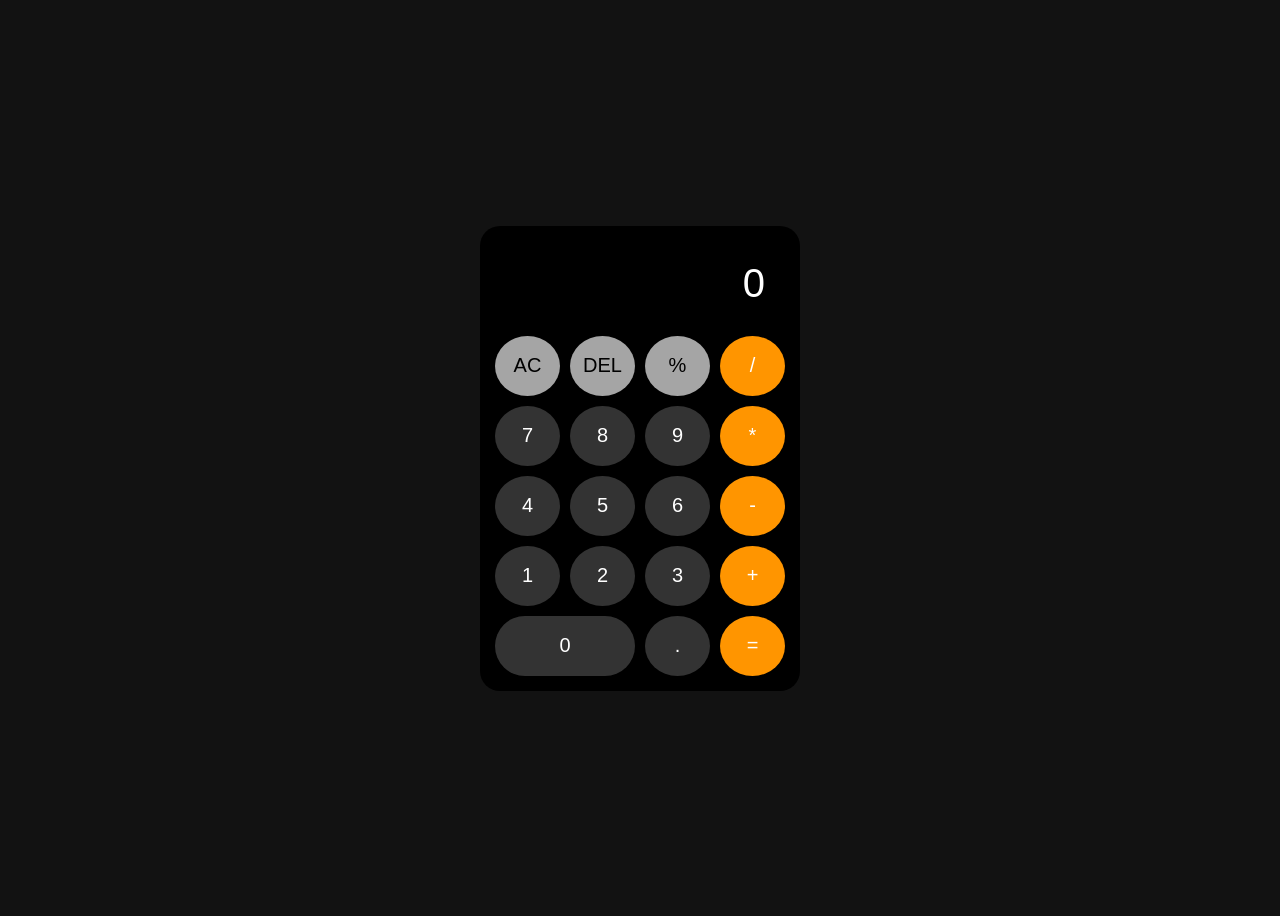
<file: calculator/index.html>
<!--Kindly do not modify the HTML structure. -->
<!-- Add the necessary HTML attributes and event handlers like onclick, etc. to complete the calculator functionality -->

<!DOCTYPE html>
<html lang="en">
  <head>
    <meta charset="UTF-8" />
    <meta name="viewport" content="width=device-width, initial-scale=1.0" />
    <title>Calculator</title>
    <link rel="stylesheet" href="styles.css" />
  </head>
  <body>
    <div class="calculator">
      <div class="calculator-display">
        <div id="display" class="display">0</div>
      </div>
      <div class="calculator-buttons">
        <button class="button gray" onclick="clearDisplay()">AC</button>
        <button class="button gray" onclick="deleteLast()">DEL</button>
        <button class="button gray" onclick="appendOperator('%')">%</button>
        <button class="button orange" onclick="appendOperator('/')">/</button>

        <button class="button" onclick="appendNumber('7')">7</button>
        <button class="button" onclick="appendNumber('8')">8</button>
        <button class="button" onclick="appendNumber('9')">9</button>
        <button class="button orange" onclick="appendOperator('*')">*</button>

        <button class="button" onclick="appendNumber('4')">4</button>
        <button class="button" onclick="appendNumber('5')">5</button>
        <button class="button" onclick="appendNumber('6')">6</button>
        <button class="button orange" onclick="appendOperator('-')">-</button>

        <button class="button" onclick="appendNumber('1')">1</button>
        <button class="button" onclick="appendNumber('2')">2</button>
        <button class="button" onclick="appendNumber('3')">3</button>
        <button class="button orange" onclick="appendOperator('+')">+</button>

        <button class="button large-button" onclick="appendNumber('0')">
          0
        </button>
        <button class="button" onclick="appendNumber('.')">.</button>
        <button class="button orange" onclick="calculateResult()">=</button>
      </div>
    </div>
    <script src="script.js"></script>
  </body>
</html>
</file>
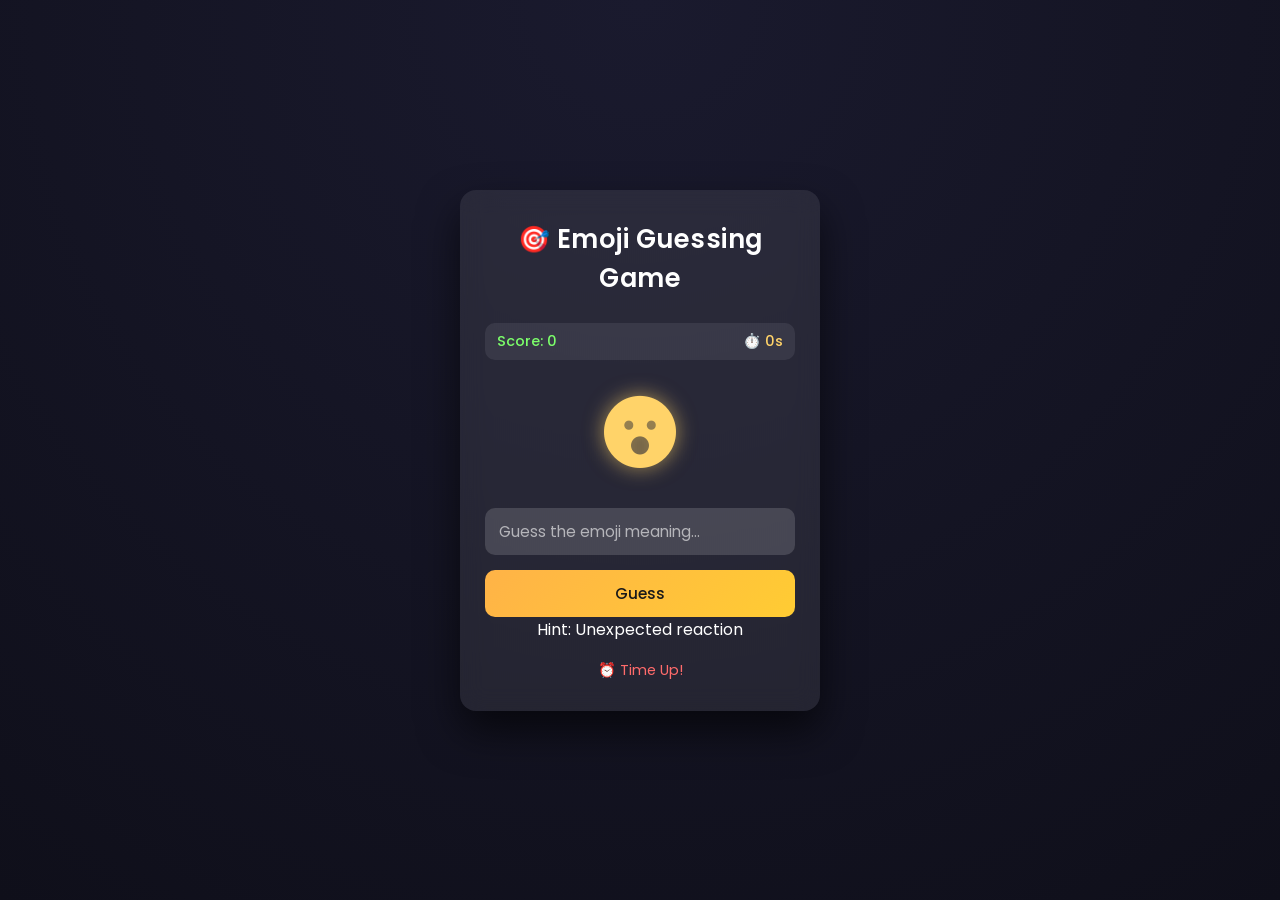
<file: Emoji Guessing Game/index.html>
<!DOCTYPE html>
<html lang="en">
  <head>
    <meta charset="UTF-8" />
    <meta name="viewport" content="width=device-width, initial-scale=1.0" />
    <title>Emoji Guessing Game</title>

    <!-- Font Awesome -->
    <link
      rel="stylesheet"
      href="https://cdnjs.cloudflare.com/ajax/libs/font-awesome/6.5.1/css/all.min.css"
    />

    <link rel="stylesheet" href="styles.css" />
  </head>
  <body>
    <div class="game-container">
      <h1>🎯 Emoji Guessing Game</h1>
      <div class="top-bar">
        <span id="score">Score: 0</span>
        <span id="timer">⏱️ 5s</span>
      </div>

      <div id="gameUI">
        <div class="emoji-box">
          <i id="emojiIcon" class="fa-solid"></i>
        </div>

        <input
          type="text"
          id="guessInput"
          placeholder="Guess the emoji meaning..."
          autocomplete="off"
        />

        <button id="submitBtn">Guess</button>

        <p id="hint-text"></p>
        <p id="message"></p>
      </div>

      <div id="resultScreen" class="result-screen hidden">
        <h2>🎉 Game Over</h2>
        <p id="finalScore"></p>
        <button class="playAgain">Play Again</button>
      </div>
    </div>

    <script src="emojiGame.js"></script>
  </body>
</html>
</file>
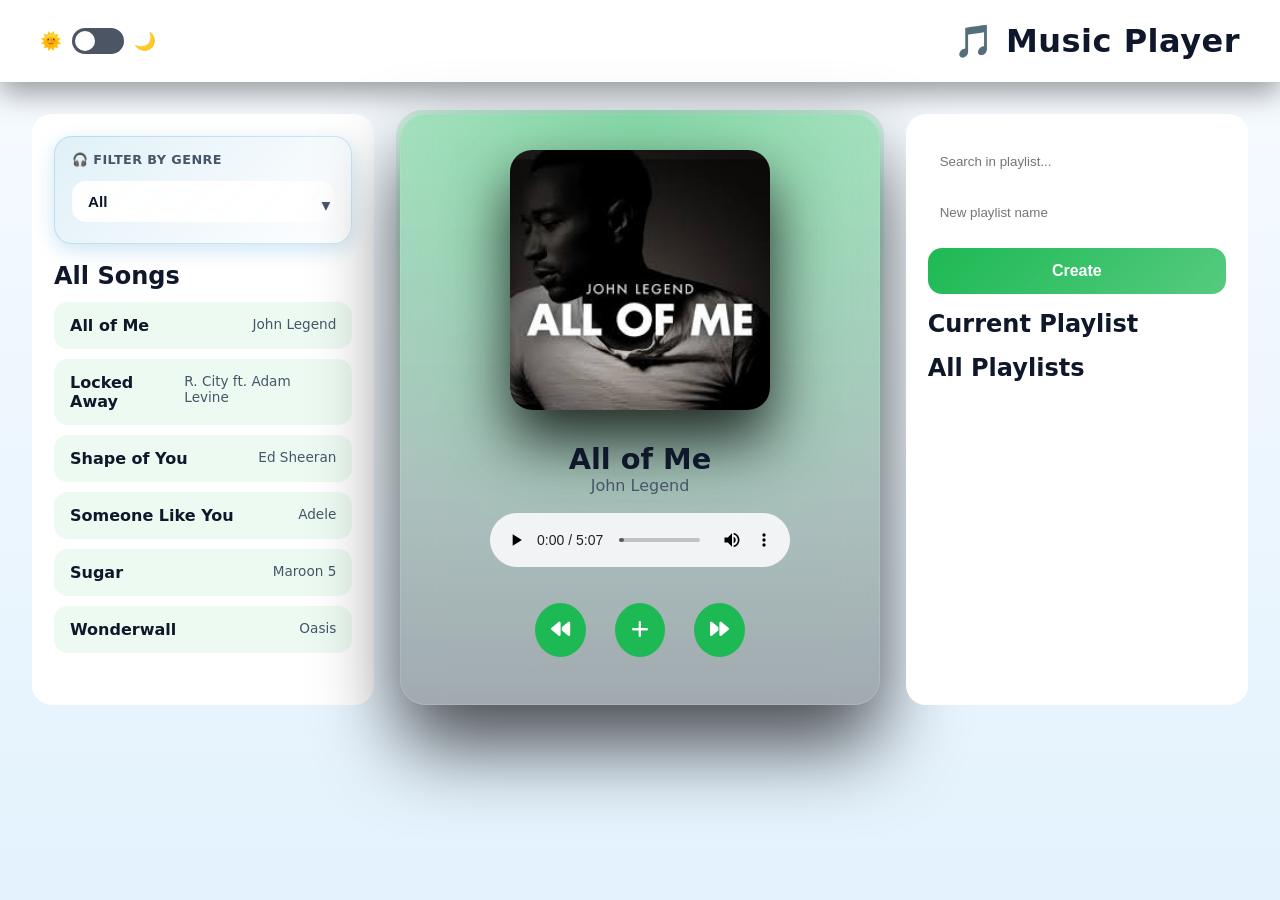
<file: Music Player/index.html>
<!DOCTYPE html>
<html lang="en">
  <head>
    <meta charset="UTF-8" />
    <meta name="viewport" content="width=device-width, initial-scale=1.0" />
    <title>Music Player</title>

    <!-- Main CSS File -->
    <link rel="stylesheet" href="./index.css" />

    <!-- Font Awesome Icons -->
    <link
      rel="stylesheet"
      href="https://cdnjs.cloudflare.com/ajax/libs/font-awesome/6.6.0/css/all.min.css"
    />
  </head>

  <body data-theme="light">
    <!-- ================= HEADER ================= -->
    <header class="app-header">
      <!-- Theme Toggle -->
      <div class="theme-toggle">
        <span>🌞</span>
        <label class="switch">
          <input type="checkbox" id="theme-switch" />
          <span class="slider"></span>
        </label>
        <span>🌙</span>
      </div>

      <!-- App Title -->
      <h1 class="app-title">🎵 Music Player</h1>
    </header>

    <!-- ================= MAIN CONTENT ================= -->
    <main class="app-container">
      <!-- ===== SONG LIBRARY ===== -->
      <section class="song-library">
        <!-- Genre Filter -->
        <div class="genre-filter">
          <label for="genre-select">🎧 Filter by Genre</label>
          <select id="genre-select">
            <option value="all">All</option>
            <option value="pop">Pop</option>
            <option value="rock">Rock</option>
            <option value="classical">Classical</option>
          </select>
        </div>

        <!-- All Songs List -->
        <h2>All Songs</h2>
        <div class="songs-list">
          <!-- Songs rendered using JavaScript -->
        </div>
      </section>

      <!-- ===== PLAYER CARD ===== -->
      <section class="player-card">
        <!-- Song Info -->
        <img id="song-img" alt="Song cover" />
        <h2 id="song-title">Song Title</h2>
        <p id="song-artist">Artist Name</p>

        <!-- Audio Player -->
        <audio id="audio-player" controls></audio>

        <!-- Player Controls -->
        <div class="player-controls">
          <button id="prev-btn" title="Previous">
            <i class="fa fa-backward"></i>
          </button>

          <button id="add-playlist-btn" title="Add to Playlist">
            <i class="fa fa-plus"></i>
          </button>

          <button id="next-btn" title="Next">
            <i class="fa fa-forward"></i>
          </button>
        </div>
      </section>

      <!-- ===== PLAYLIST PANEL ===== -->
      <section class="playlist-panel">
        <!-- Search Playlist -->
        <input
          type="text"
          id="search-playlist"
          placeholder="Search in playlist..."
        />

        <!-- Create Playlist -->
        <input
          type="text"
          id="new-playlist-name"
          placeholder="New playlist name"
        />
        <button id="create-playlist-btn">Create</button>

        <!-- Current Playlist -->
        <h2>Current Playlist</h2>
        <div class="current-playlist"></div>

        <!-- All Playlists -->
        <h2>All Playlists</h2>
        <div class="all-playlists"></div>
      </section>
    </main>

    <!-- Main JavaScript -->
    <script src="./script.js"></script>
  </body>
</html>
</file>
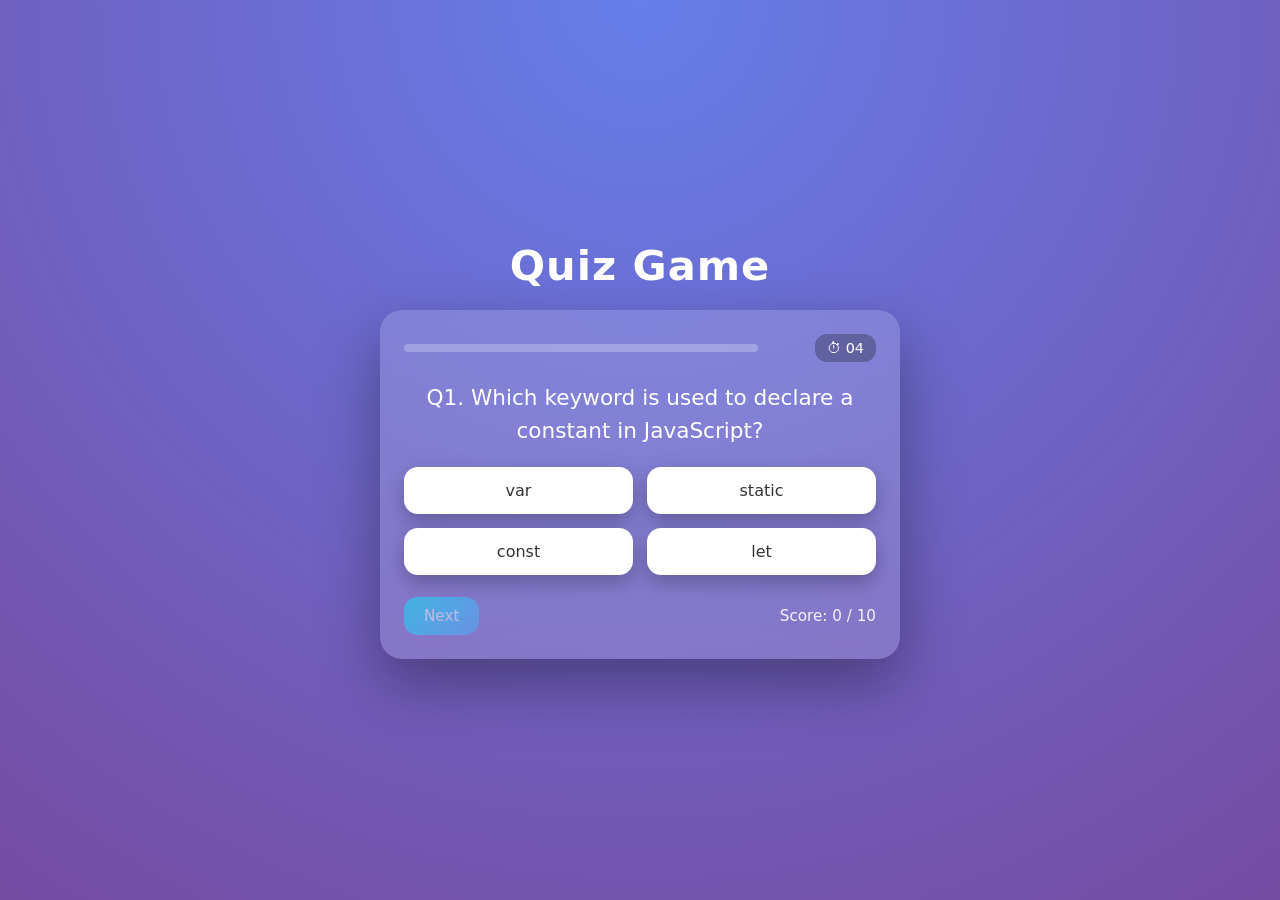
<file: Quiz Game App/index.html>
<!DOCTYPE html>
<html lang="en">
  <head>
    <meta charset="UTF-8" />
    <meta name="viewport" content="width=device-width, initial-scale=1.0" />
    <title>Quiz Game</title>
    <link rel="stylesheet" href="styles.css" />
  </head>
  <body>
    <h1>Quiz Game</h1>

    <div class="quiz-card">
      <div class="top-bar">
        <div class="progress">
          <div class="progress-bar" id="progressBar"></div>
        </div>
        <div class="timer" id="timer">⏱ 15s</div>
      </div>

      <div id="question"></div>
      <div id="options"></div>

      <div class="bottom-bar">
        <button id="nextBtn">Next</button>
        <div id="score"></div>
      </div>
    </div>
    <script src="quiz1.js"></script>
  </body>
</html>
</file>
<file: calculator/styles.css>
/* TODO: Implement the CSS styles for the calculator
   Your task is to style the calculator to match the design in the image.
   You'll need to style the body, calculator container, display, buttons, and other elements.
   Use appropriate colors, sizes, and layouts to create a visually appealing calculator.
  
   Have fun styling your calculator app!
*/

* {
  box-sizing: border-box;
  font-family: Arial, sans-serif;
}

body {
  background: #121212;
  display: flex;
  justify-content: center;
  align-items: center;
  height: 100vh;
}

.calculator {
  width: 320px;
  background: #000;
  border-radius: 20px;
  padding: 15px;
}

.calculator-display {
  background: #000;
  color: white;
  font-size: 40px;
  text-align: right;
  padding: 20px;
  border-radius: 10px;
  margin-bottom: 10px;
}

.calculator-buttons {
  display: grid;
  grid-template-columns: repeat(4, 1fr);
  gap: 10px;
}

.button {
  height: 60px;
  border-radius: 50%;
  font-size: 20px;
  border: none;
  cursor: pointer;
}

.gray {
  background: #a5a5a5;
}

.orange {
  background: #ff9500;
  color: white;
}

.button:not(.orange):not(.gray) {
  background: #333;
  color: white;
}

.large-button {
  grid-column: span 2;
  border-radius: 30px;
}
</file>
<file: Emoji Guessing Game/styles.css>
/* Google Font */
@import url("https://fonts.googleapis.com/css2?family=Poppins:wght@300;400;500;600&display=swap");

/* Reset */
* {
  margin: 0;
  padding: 0;
  box-sizing: border-box;
  font-family: "Poppins", sans-serif;
}

/* Body Styling */
body {
  min-height: 100vh;
  display: flex;
  justify-content: center;
  align-items: center;
  background: radial-gradient(circle at top, #1a1a2e, #0f0f1a);
  color: #fff;
}

/* Main Card */
.game-container {
  width: 360px;
  padding: 30px 25px;
  text-align: center;
  border-radius: 16px;
  background: rgba(255, 255, 255, 0.08);
  backdrop-filter: blur(12px);
  box-shadow: 0 20px 40px rgba(0, 0, 0, 0.6);
}

/* Title */
.game-container h1 {
  font-size: 1.6rem;
  font-weight: 600;
  margin-bottom: 25px;
  letter-spacing: 0.5px;
}
.top-bar {
  display: flex;
  justify-content: space-between;
  align-items: center;
  margin-bottom: 20px;
  padding: 8px 12px;
  border-radius: 10px;
  background: rgba(255, 255, 255, 0.08);
  font-size: 0.9rem;
  font-weight: 500;
}

#score {
  color: #7cff6b;
}

#timer {
  color: #ffd369;
}

/* Emoji Box */
.emoji-box {
  font-size: 4.5rem;
  margin-bottom: 20px;
}

.emoji-box i {
  color: #ffd369;
  text-shadow: 0 0 20px rgba(255, 211, 105, 0.6);
}
.timer {
  margin-bottom: 15px;
  font-weight: 500;
  letter-spacing: 0.5px;
}

.result-screen {
  text-align: center;
}

.result-screen h2 {
  margin-bottom: 10px;
}

.result-screen button {
  margin-top: 15px;
  padding: 10px 16px;
  border-radius: 8px;
  border: none;
  cursor: pointer;
  background: linear-gradient(135deg, #7cff6b, #4caf50);
  color: #1a1a1a;
  font-weight: 500;
}

.hidden {
  display: none;
}

/* Input */
#guessInput {
  width: 100%;
  padding: 12px 14px;
  border-radius: 10px;
  border: none;
  outline: none;
  margin-bottom: 15px;
  font-size: 0.95rem;
  background: rgba(255, 255, 255, 0.15);
  color: #fff;
}

#guessInput::placeholder {
  color: rgba(255, 255, 255, 0.6);
}

/* Button */
#submitBtn {
  width: 100%;
  padding: 12px;
  border-radius: 10px;
  border: none;
  cursor: pointer;
  font-size: 0.95rem;
  font-weight: 500;
  background: linear-gradient(135deg, #ffb347, #ffcc33);
  color: #1a1a1a;
  transition: transform 0.2s ease, box-shadow 0.2s ease;
}

#submitBtn:hover {
  transform: translateY(-2px);
  box-shadow: 0 8px 20px rgba(255, 204, 51, 0.4);
}

/* Message */
#message {
  margin-top: 18px;
  font-size: 0.9rem;
  min-height: 20px;
}

/* Success & Error States (JS will add classes) */
.success {
  color: #7cff6b;
}

.error {
  color: #ff6b6b;
}

/* Responsive */
@media (max-width: 400px) {
  .game-container {
    width: 90%;
  }
}
</file>
<file: Music Player/index.css>
/* =====================================================
   RESET
   ===================================================== */
* {
  margin: 0;
  padding: 0;
  box-sizing: border-box;
}

/* =====================================================
   THEME VARIABLES
   ===================================================== */

/* 🌙 DARK MODE — Spotify vibe */
[data-theme="dark"] {
  --bg-main: linear-gradient(180deg, #121212, #000000);
  --card-bg: rgba(255, 255, 255, 0.06);
  --text-main: #ffffff;
  --text-muted: #b3b3b3;
  --accent: #1db954;
  --song-bg: rgba(255, 255, 255, 0.05);
  --song-hover: rgba(29, 185, 84, 0.2);
}

/* 🌞 LIGHT MODE — Gaana / Apple vibe */
[data-theme="light"] {
  --bg-main: linear-gradient(180deg, #f7fbff, #e3f2fd);
  --card-bg: #ffffff;
  --text-main: #0f172a;
  --text-muted: #475569;
  --accent: #1db954;
  --song-bg: rgba(29, 185, 84, 0.08);
  --song-hover: rgba(29, 185, 84, 0.18);
}

/* =====================================================
   BODY
   ===================================================== */
body {
  font-family: "Inter", system-ui, sans-serif;
  background: var(--bg-main);
  color: var(--text-main);
  min-height: 100vh;
  transition: background 0.4s ease;
}

/* =====================================================
   HEADER
   ===================================================== */
.app-header {
  display: flex;
  justify-content: space-between;
  align-items: center;
  padding: 22px 40px;
  background: var(--card-bg);
  backdrop-filter: blur(14px);
  box-shadow: 0 10px 30px rgba(0, 0, 0, 0.4);
}

.app-title {
  font-size: 2rem;
  font-weight: 800;
  letter-spacing: 0.5px;
}

/* =====================================================
   THEME TOGGLE (PREMIUM)
   ===================================================== */
.theme-toggle {
  display: flex;
  align-items: center;
  gap: 10px;
  font-size: 1.1rem;
}

.switch {
  position: relative;
  width: 52px;
  height: 26px;
}

.switch input {
  opacity: 0;
}

.slider {
  position: absolute;
  inset: 0;
  background: #4b5563;
  border-radius: 40px;
  cursor: pointer;
  transition: background 0.3s ease;
}

.slider::before {
  content: "";
  position: absolute;
  height: 20px;
  width: 20px;
  left: 3px;
  bottom: 3px;
  background: white;
  border-radius: 50%;
  transition: transform 0.3s ease;
}

.switch input:checked + .slider {
  background: var(--accent);
}

.switch input:checked + .slider::before {
  transform: translateX(26px);
}

/* =====================================================
   LAYOUT
   ===================================================== */
.app-container {
  display: grid;
  grid-template-columns: 1fr 1.4fr 1fr;
  gap: 26px;
  padding: 32px;
}

/* =====================================================
   CARDS
   ===================================================== */
.song-library,
.playlist-panel {
  background: var(--card-bg);
  border-radius: 20px;
  padding: 22px;
  backdrop-filter: blur(18px);
}

/* =====================================================
   SONG LIST
   ===================================================== */
.songs-list {
  margin-top: 12px;
}

.song-item {
  display: flex;
  justify-content: space-between;
  background: var(--song-bg);
  padding: 14px 16px;
  border-radius: 14px;
  margin-bottom: 10px;
  cursor: pointer;
  transition: all 0.25s ease;
}

.song-item h3 {
  font-size: 1rem;
  font-weight: 600;
}

.song-item p {
  font-size: 0.85rem;
  color: var(--text-muted);
}

.song-item:hover {
  background: var(--song-hover);
  transform: translateX(6px);
}

/* Active song */
.song-item.active {
  background: linear-gradient(135deg, var(--accent), rgba(29, 185, 84, 0.7));
  color: white;
  font-weight: 700;
}
/* ================= GENRE FILTER ================= */
.genre-filter {
  position: relative;
  padding: 16px 18px;
  border-radius: 18px;
  margin-bottom: 18px;
  transition: all 0.3s ease;
}

/* DARK THEME BACKGROUND */
[data-theme="dark"] .genre-filter {
  background: linear-gradient(
    135deg,
    rgba(255, 255, 255, 0.08),
    rgba(255, 255, 255, 0.02)
  );
  box-shadow: inset 0 0 0 1px rgba(255, 255, 255, 0.08),
    0 8px 24px rgba(0, 0, 0, 0.6);
}

/* LIGHT THEME BACKGROUND */
[data-theme="light"] .genre-filter {
  background: linear-gradient(
    135deg,
    rgba(2, 132, 199, 0.12),
    rgba(255, 255, 255, 0.9)
  );
  box-shadow: inset 0 0 0 1px rgba(2, 132, 199, 0.18),
    0 6px 20px rgba(2, 132, 199, 0.2);
}

/* Label */
.genre-filter label {
  display: block;
  font-size: 0.8rem;
  font-weight: 700;
  letter-spacing: 0.4px;
  margin-bottom: 8px;
  color: var(--text-muted);
  text-transform: uppercase;
}

/* Select Dropdown */
.genre-filter select {
  width: 100%;
  padding: 12px 16px;
  border-radius: 14px;
  border: none;
  outline: none;
  font-size: 0.95rem;
  font-weight: 600;
  cursor: pointer;
  appearance: none;
  transition: all 0.25s ease;
}

/* Select background per theme */
[data-theme="dark"] .genre-filter select {
  background: rgba(255, 255, 255, 0.12);
  color: var(--text-main);
}

[data-theme="light"] .genre-filter select {
  background: rgba(255, 255, 255, 0.95);
  color: #0f172a;
}

/* Custom Arrow */
.genre-filter::after {
  content: "▾";
  position: absolute;
  right: 22px;
  top: 55%;
  font-size: 1.1rem;
  color: var(--text-muted);
  pointer-events: none;
}

/* Hover Effect */
.genre-filter:hover {
  transform: translateY(-2px);
}

/* Hover Select */
.genre-filter select:hover {
  background: var(--song-hover);
}

/* Focus State */
.genre-filter select:focus {
  box-shadow: 0 0 0 3px rgba(29, 185, 84, 0.4);
}

/* =====================================================
   PLAYER CARD (HERO SECTION)
   ===================================================== */
.player-card {
  position: relative;
  text-align: center;
  padding: 36px 28px;
  border-radius: 26px;
  background: linear-gradient(
    180deg,
    rgba(29, 185, 84, 0.25),
    rgba(0, 0, 0, 0.3)
  );
  backdrop-filter: blur(20px);
  box-shadow: 0 40px 80px rgba(0, 0, 0, 0.7),
    inset 0 0 0 1px rgba(255, 255, 255, 0.12);
}

/* Glow */
.player-card::before {
  content: "";
  position: absolute;
  inset: -4px;
  border-radius: inherit;
  background: radial-gradient(
    circle at top,
    rgba(29, 185, 84, 0.7),
    transparent 70%
  );
  opacity: 0.5;
  z-index: -1;
}

/* Album Art */
.player-card img {
  width: 260px;
  height: 260px;
  border-radius: 22px;
  object-fit: cover;
  margin-bottom: 18px;
  box-shadow: 0 30px 60px rgba(0, 0, 0, 0.8);
  transition: transform 0.35s ease;
}

.player-card img:hover {
  transform: scale(1.06) rotate(1deg);
}

/* Song title */
#song-title {
  font-size: 1.8rem;
  font-weight: 800;
  margin-top: 10px;
}

/* Artist */
#song-artist {
  font-size: 1rem;
  color: var(--text-muted);
  margin-bottom: 18px;
}

/* ================= DELETE ICON ================= */
.remove-btn {
  background: transparent;
  border: none;
  cursor: pointer;
  padding: 6px;
  border-radius: 50%;
  color: var(--text-muted);
  transition: all 0.2s ease;
}

.remove-btn i {
  font-size: 0.95rem;
}

/* Hover effect */
.remove-btn:hover {
  color: #ef4444; /* red */
  background: rgba(239, 68, 68, 0.15);
  transform: scale(1.15);
}

/* Active click */
.remove-btn:active {
  transform: scale(1);
}

/* =====================================================
   PLAYER CONTROLS
   ===================================================== */
.player-controls {
  margin-top: 20px;
}

.player-controls button {
  background: var(--accent);
  border: none;
  color: #ffffff;
  padding: 16px;
  margin: 12px;
  border-radius: 50%;
  font-size: 1.2rem;
  cursor: pointer;
  transition: all 0.25s ease;
}

.player-controls button:hover {
  transform: scale(1.2);
  box-shadow: 0 12px 30px rgba(29, 185, 84, 0.7);
}

/* =====================================================
   PLAYLIST PANEL
   ===================================================== */
.playlist-panel h2 {
  margin-top: 16px;
}

/* Playlist item */
.playlist-item,
.current-playlist .song-item {
  background: var(--song-bg);
  padding: 12px 14px;
  border-radius: 12px;
  margin-bottom: 8px;
  cursor: pointer;
  transition: all 0.25s ease;
}

.playlist-item:hover,
.current-playlist .song-item:hover {
  background: var(--song-hover);
}

/* Active playlist */
.playlist-item.active {
  background: linear-gradient(135deg, var(--accent), rgba(29, 185, 84, 0.6));
  color: white;
  font-weight: 700;
  box-shadow: 0 10px 30px rgba(29, 185, 84, 0.6);
}

/* =====================================================
   INPUTS
   ===================================================== */
input,
select {
  width: 100%;
  margin: 6px 0;
  padding: 12px;
  border-radius: 10px;
  border: none;
  outline: none;
  background: rgba(255, 255, 255, 0.12);
  color: var(--text-main);
}

/* =====================================================
   CREATE PLAYLIST BUTTON (CTA)
   ===================================================== */
#create-playlist-btn {
  width: 100%;
  margin-top: 10px;
  padding: 14px;
  border-radius: 14px;
  border: none;
  background: linear-gradient(135deg, var(--accent), rgba(29, 185, 84, 0.75));
  color: white;
  font-size: 1rem;
  font-weight: 700;
  cursor: pointer;
  transition: all 0.25s ease;
}

#create-playlist-btn:hover {
  transform: translateY(-3px);
  box-shadow: 0 14px 40px rgba(29, 185, 84, 0.6);
}

/* =====================================================
   RESPONSIVE
   ===================================================== */
@media (max-width: 900px) {
  .app-container {
    grid-template-columns: 1fr;
  }

  .player-card img {
    width: 220px;
    height: 220px;
  }
}
</file>
<file: Quiz Game App/styles.css>
/* =========================
   RESET & THEME
   ========================= */
* {
  margin: 0;
  padding: 0;
  box-sizing: border-box;
  font-family: "Poppins", system-ui, sans-serif;
}

body {
  min-height: 100vh;
  background: radial-gradient(circle at top, #667eea, #764ba2);
  display: flex;
  flex-direction: column;
  align-items: center;
  justify-content: center;
  color: #fff;
}

/* =========================
   HEADING
   ========================= */
h1 {
  margin-bottom: 20px;
  font-size: 2.6rem;
  font-weight: 600;
  letter-spacing: 1px;
}

/* =========================
   QUIZ CARD
   ========================= */
.quiz-card {
  width: 100%;
  max-width: 520px;
  background: rgba(255, 255, 255, 0.15);
  backdrop-filter: blur(14px);
  border-radius: 22px;
  padding: 24px;
  box-shadow: 0 25px 60px rgba(0, 0, 0, 0.35);
  animation: fadeIn 0.8s ease;
}

/* =========================
   TOP BAR
   ========================= */
.top-bar {
  display: flex;
  justify-content: space-between;
  align-items: center;
  margin-bottom: 18px;
}

/* Progress bar */
.progress {
  width: 75%;
  height: 8px;
  background: rgba(255, 255, 255, 0.25);
  border-radius: 10px;
  overflow: hidden;
}

.progress-bar {
  height: 100%;
  width: 0%;
  background: linear-gradient(90deg, #00f2fe, #4facfe);
  transition: width 0.4s ease;
}

/* Timer */
.timer {
  font-size: 0.9rem;
  background: rgba(0, 0, 0, 0.25);
  padding: 6px 12px;
  border-radius: 12px;
}

/* =========================
   QUESTION
   ========================= */
#question {
  margin: 20px 0;
  font-size: 1.35rem;
  text-align: center;
  line-height: 1.5;
}

/* =========================
   OPTIONS
   ========================= */
#options {
  display: grid;
  grid-template-columns: repeat(2, 1fr);
  gap: 14px;
}

#options button {
  padding: 14px 18px;
  border-radius: 14px;
  border: none;
  background: #ffffff;
  color: #333;
  font-size: 1rem;
  cursor: pointer;
  transition: all 0.25s ease;
  box-shadow: 0 8px 20px rgba(0, 0, 0, 0.25);
}

#options button:hover {
  transform: translateY(-3px) scale(1.01);
  background: #f3f3ff;
}

/* Correct / Wrong */
.correct {
  background: #4caf50 !important;
  color: #fff;
}

.wrong {
  background: #e53935 !important;
  color: #fff;
}

/* =========================
   BOTTOM BAR
   ========================= */
.bottom-bar {
  margin-top: 22px;
  display: flex;
  justify-content: space-between;
  align-items: center;
}

#nextBtn {
  padding: 10px 20px;
  border-radius: 14px;
  border: none;
  font-size: 0.95rem;
  font-weight: 500;
  cursor: pointer;
  background: linear-gradient(135deg, #00f2fe, #4facfe);
  color: #fff;
  transition: all 0.3s ease;
}

#nextBtn:disabled {
  opacity: 0.5;
  cursor: not-allowed;
}

#nextBtn:hover:not(:disabled) {
  transform: scale(1.05);
}

#score {
  font-size: 0.95rem;
  opacity: 0.9;
}
.flash {
  animation: flashMove 0.5s ease;
}

@keyframes flashMove {
  0% {
    transform: scale(1);
    box-shadow: 0 0 0 rgba(255, 255, 255, 0);
  }
  50% {
    transform: scale(1.03);
    box-shadow: 0 0 30px rgba(255, 255, 255, 0.8);
  }
  100% {
    transform: scale(1);
    box-shadow: 0 0 0 rgba(255, 255, 255, 0);
  }
}

/* =========================
   ANIMATION
   ========================= */
@keyframes fadeIn {
  from {
    opacity: 0;
    transform: translateY(15px);
  }
  to {
    opacity: 1;
    transform: translateY(0);
  }
}

/* =========================
   RESPONSIVE
   ========================= */
@media (max-width: 600px) {
  h1 {
    font-size: 2.1rem;
  }

  .quiz-card {
    padding: 18px;
  }

  #question {
    font-size: 1.15rem;
  }
}
</file>
